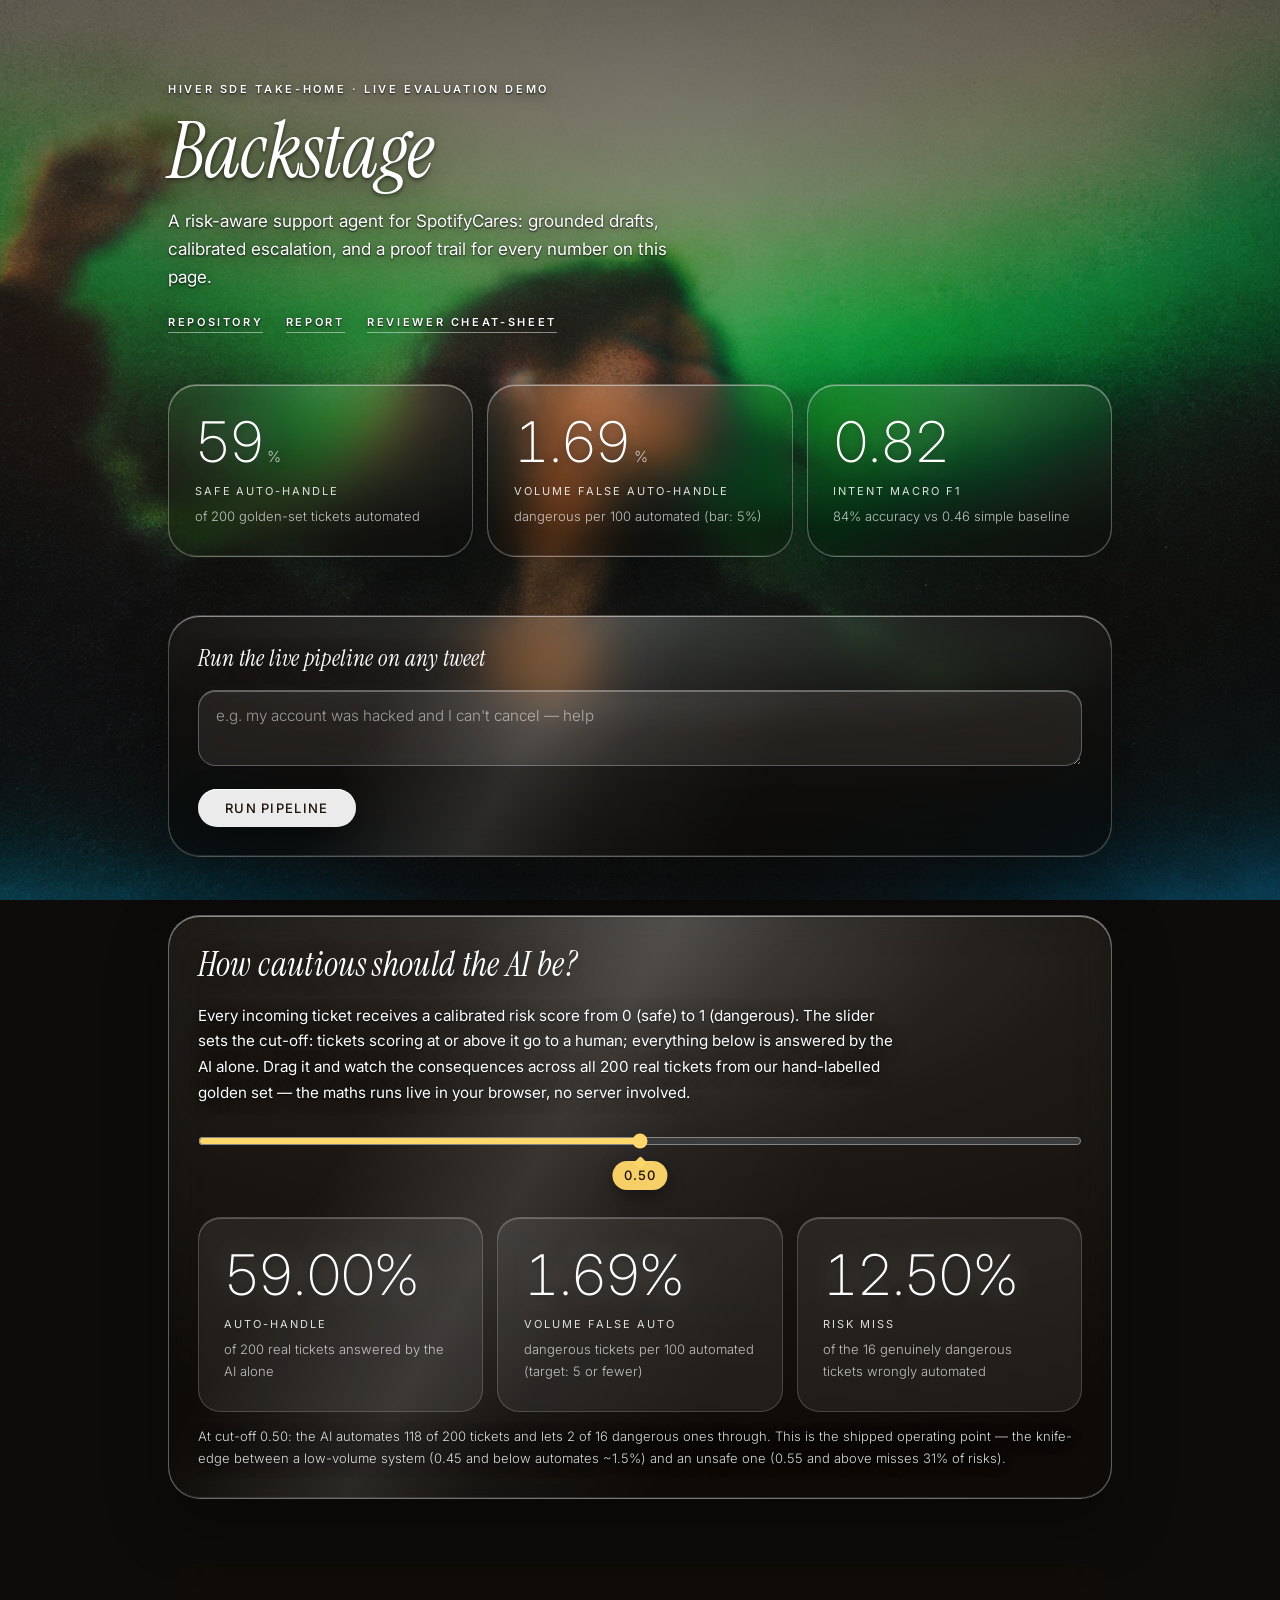
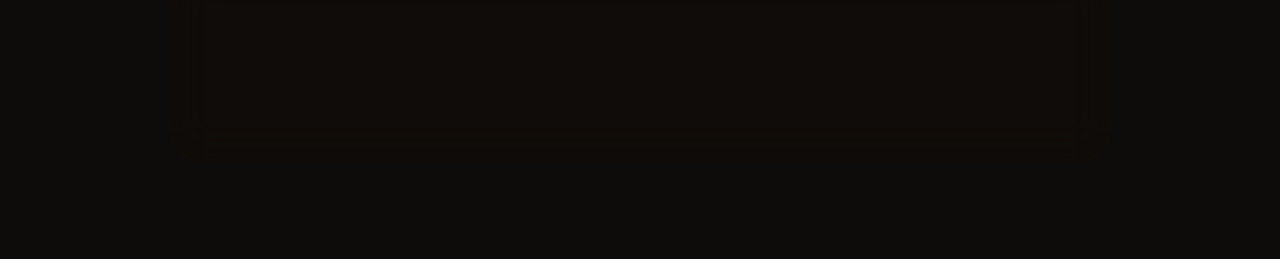
<file: web/index.html>
<!doctype html>
<html lang="en">
<head>
<meta charset="utf-8">
<meta name="viewport" content="width=device-width,initial-scale=1">
<title>Backstage — SpotifyCares AI support agent</title>
<link rel="preconnect" href="https://fonts.googleapis.com">
<link rel="preconnect" href="https://fonts.gstatic.com" crossorigin>
<link href="https://fonts.googleapis.com/css2?family=Inter:wght@200;300;400;500;600&family=Instrument+Serif:ital@0;1&display=swap" rel="stylesheet">
<link rel="stylesheet" href="styles.css">
</head>
<body>
<div class="bg"></div><div class="grain"></div>
<div class="wrap">
  <header>
    <div class="eyebrow">Hiver SDE take-home · live evaluation demo</div>
    <h1>Backstage</h1>
    <p class="lede">A risk-aware support agent for SpotifyCares: grounded drafts, calibrated escalation, and a proof trail for every number on this page.</p>
    <nav class="eyebrow links">
      <a href="https://github.com/ShivamSharko/backstage-spotify-support-agent">repository</a>
      <a href="https://github.com/ShivamSharko/backstage-spotify-support-agent/blob/main/REPORT.md">report</a>
      <a href="https://github.com/ShivamSharko/backstage-spotify-support-agent/blob/main/REVIEW.md">reviewer cheat-sheet</a>
    </nav>
  </header>

  <div class="nums" id="nums"></div>

  <section>
    <div class="panel glass dark">
      <h2 class="h2-sm">Run the live pipeline on any tweet</h2>
      <textarea id="tweet" rows="2" placeholder="e.g. my account was hacked and I can't cancel — help"></textarea>
      <button id="run">Run pipeline</button>
      <div id="out"></div>
    </div>
  </section>

  <section>
    <div class="panel glass">
      <h2>How cautious should the AI be?</h2>
      <p class="expl">Every incoming ticket receives a calibrated risk score from 0 (safe) to 1 (dangerous). The slider sets the cut-off: tickets scoring at or above it go to a human; everything below is answered by the AI alone. Drag it and watch the consequences across all 200 real tickets from our hand-labelled golden set — the maths runs live in your browser, no server involved.</p>
      <div class="sliderwrap">
        <input type="range" id="thr" min="0.05" max="0.95" step="0.01" value="0.50">
        <div class="thrval" id="thrval">0.50</div>
      </div>
      <div class="nums thin" id="live"></div>
      <p class="fine" id="thrlabel"></p>
    </div>
  </section>

  <footer id="foot" class="glass dark"></footer>
</div>
<script src="app.js"></script>
</body>
</html>
</file>
<file: web/styles.css>
*{box-sizing:border-box;margin:0}
body{background:#0e0c0a;color:#fff;font:400 1rem/1.65 "Inter",system-ui,sans-serif;-webkit-font-smoothing:antialiased;min-height:100vh;overflow-x:hidden}
.bg{position:fixed;inset:0;z-index:0;background:#0e0c0a url("assets/bg.png") center/cover no-repeat}
.bg::after{content:"";position:absolute;inset:0;background:linear-gradient(180deg,rgba(10,8,6,.62),rgba(10,8,6,.34) 40%,rgba(10,8,6,.52)),radial-gradient(60% 50% at 18% 28%,rgba(232,80,30,.16),transparent 70%),radial-gradient(50% 40% at 85% 12%,rgba(242,136,75,.12),transparent 70%)}
.grain{position:fixed;inset:0;z-index:1;opacity:.08;pointer-events:none;background-image:url("data:image/svg+xml,%3Csvg xmlns='http://www.w3.org/2000/svg' width='120' height='120'%3E%3Cfilter id='n'%3E%3CfeTurbulence type='fractalNoise' baseFrequency='0.9' numOctaves='2'/%3E%3C/filter%3E%3Crect width='120' height='120' filter='url(%23n)' opacity='0.6'/%3E%3C/svg%3E")}
.wrap{position:relative;z-index:2;max-width:62rem;margin:0 auto;padding:5rem 1.5rem 6rem}
.eyebrow{font-size:.6875rem;letter-spacing:.24em;text-transform:uppercase;color:#fff;font-weight:600;text-shadow:0 1px 2px rgba(0,0,0,.85),0 2px 14px rgba(0,0,0,.6)}
.links{margin-top:1.4rem;display:flex;gap:1.4rem;flex-wrap:wrap}
.links a{color:#fff;text-decoration:none;border-bottom:1px solid rgba(255,255,255,.5);text-shadow:0 1px 2px rgba(0,0,0,.85),0 2px 14px rgba(0,0,0,.6)}
.links a:hover{color:#ffd76a;border-color:#ffd76a}
h1{font-family:"Instrument Serif",serif;font-style:italic;font-weight:400;font-size:clamp(3rem,7.5vw,4.8rem);line-height:1;letter-spacing:-.01em;margin-top:.9rem;text-shadow:0 2px 4px rgba(0,0,0,.6),0 8px 44px rgba(0,0,0,.55)}
.lede{max-width:34rem;color:#fff;font-size:1.0625rem;font-weight:400;margin-top:1.1rem;text-shadow:0 1px 2px rgba(0,0,0,.85),0 2px 16px rgba(0,0,0,.6)}
.glass{position:relative;overflow:hidden;background:radial-gradient(120% 90% at 50% 0%,rgba(255,255,255,.18),rgba(255,255,255,.06) 42%,rgba(12,10,8,.42));backdrop-filter:blur(22px) saturate(1.8) brightness(1.06);-webkit-backdrop-filter:blur(22px) saturate(1.8) brightness(1.06);border:1px solid rgba(255,255,255,.34);box-shadow:inset 0 1px 0 rgba(255,255,255,.5),inset 0 -1px 0 rgba(255,255,255,.12),0 24px 60px rgba(0,0,0,.35)}
.glass::before{content:"";position:absolute;inset:0;border-radius:inherit;background:linear-gradient(120deg,transparent 24%,rgba(255,255,255,.12) 40%,rgba(255,255,255,.04) 50%,transparent 64%);pointer-events:none}
.glass.dark{background:radial-gradient(120% 90% at 50% 0%,rgba(255,255,255,.13),rgba(18,14,12,.44) 55%,rgba(10,8,6,.55));border-color:rgba(255,255,255,.24)}
.nums{display:grid;grid-template-columns:repeat(3,1fr);gap:14px;margin:3.2rem 0}
.num{position:relative;overflow:hidden;background:radial-gradient(120% 90% at 50% 0%,rgba(255,255,255,.16),rgba(255,255,255,.05) 45%,rgba(12,10,8,.36));backdrop-filter:blur(20px) saturate(1.7);-webkit-backdrop-filter:blur(20px) saturate(1.7);border:1px solid rgba(255,255,255,.30);border-radius:1.8rem;box-shadow:inset 0 1px 0 rgba(255,255,255,.45),inset 0 -1px 0 rgba(255,255,255,.10),0 18px 45px rgba(0,0,0,.30);padding:1.8rem 1.6rem}
.nums.thin{margin:1.6rem 0 0}
.nums.thin .num{background:rgba(255,255,255,.07);backdrop-filter:none;-webkit-backdrop-filter:none;border-color:rgba(255,255,255,.18);box-shadow:inset 0 1px 0 rgba(255,255,255,.25);border-radius:1.4rem}
.num b{display:block;font-weight:200;font-size:clamp(2.3rem,4.8vw,3.5rem);letter-spacing:-.035em;line-height:1;font-variant-numeric:tabular-nums;text-shadow:0 0 26px rgba(255,255,255,.4),0 2px 10px rgba(0,0,0,.45)}
.num b i{font-style:normal;font-size:.95rem;font-weight:300;color:rgba(255,255,255,.75);margin-left:.3rem}
.num span{display:block;margin-top:.75rem;font-size:.6875rem;letter-spacing:.18em;text-transform:uppercase;color:rgba(255,255,255,.85)}
.num em{display:block;font-style:normal;font-size:.8125rem;font-weight:300;color:rgba(255,255,255,.72);margin-top:.4rem}
section{margin:3.6rem 0}
h2{font-family:"Instrument Serif",serif;font-style:italic;font-weight:400;font-size:clamp(1.65rem,3.4vw,2.15rem);line-height:1.15;letter-spacing:.01em;text-transform:none;color:#fff;margin-bottom:1.15rem;text-shadow:0 2px 18px rgba(0,0,0,.55)}
h2.h2-sm{font-size:clamp(1.2rem,2.3vw,1.45rem)}
.panel h2{margin-top:0}
.expl{max-width:44rem;color:#fff;font-size:.95rem;font-weight:400;line-height:1.7;margin-bottom:1.5rem;text-shadow:0 1px 2px rgba(0,0,0,.9),0 2px 16px rgba(0,0,0,.65)}
.panel{padding:1.8rem;border-radius:2rem}
textarea{width:100%;min-height:58px;max-height:240px;overflow-y:auto;resize:vertical;background:rgba(255,255,255,.08);backdrop-filter:blur(12px) saturate(1.5);-webkit-backdrop-filter:blur(12px) saturate(1.5);border:1px solid rgba(255,255,255,.28);border-radius:1.1rem;box-shadow:inset 0 1px 0 rgba(255,255,255,.30);color:#fff;padding:.85rem 1.1rem;font:300 .95rem/1.55 "Inter",system-ui,sans-serif}
textarea::placeholder{color:rgba(255,255,255,.55)}
textarea:focus{outline:none;border-color:rgba(255,215,106,.7)}
button{margin-top:1rem;background:rgba(255,255,255,.92);backdrop-filter:blur(12px);-webkit-backdrop-filter:blur(12px);color:#1c1108;border:0;border-radius:999px;padding:.78rem 1.7rem;font:500 .8125rem/1 "Inter",sans-serif;letter-spacing:.1em;text-transform:uppercase;cursor:pointer;box-shadow:inset 0 1px 0 rgba(255,255,255,.85),0 10px 30px rgba(0,0,0,.35)}
button:disabled{opacity:.5;cursor:default}
#out{margin-top:1.5rem}
#out:empty{display:none;margin-top:0}
.stage{border-top:1px solid rgba(255,255,255,.16);padding:1.05rem 0;font-weight:300;font-size:.95rem;color:rgba(255,255,255,.95)}
.stage:first-child{border-top:0}
.stage .eyebrow{display:block;margin-bottom:.45rem}
.stage .bad{color:#ffb0a0;font-weight:400}
.stage .ok{color:#a5e8c0;font-weight:400}
.ev{color:rgba(255,255,255,.78);font-size:.875rem;border-left:2px solid rgba(255,215,106,.65);padding:.35rem 0 .35rem .9rem;margin:.5rem 0}
.fine{font-size:.8125rem;font-weight:300;color:rgba(255,255,255,.85);margin-top:.9rem;text-shadow:0 1px 2px rgba(0,0,0,.9),0 2px 14px rgba(0,0,0,.6)}
.sliderwrap{position:relative;padding-bottom:2.2rem}
input[type=range]{width:100%;accent-color:#ffd76a}
.thrval{position:absolute;top:calc(100% - 1.9rem);transform:translateX(-50%);background:rgba(255,215,106,.96);color:#1c1108;font:500 .8125rem/1 "Inter",sans-serif;letter-spacing:.06em;padding:.5rem .75rem;border-radius:999px;box-shadow:0 6px 18px rgba(0,0,0,.4);transition:left .05s linear,background .25s}
.thrval::before{content:"";position:absolute;left:50%;top:-3px;width:9px;height:9px;background:inherit;transform:translateX(-50%) rotate(45deg);border-radius:2px}
.thrval.calm{background:rgba(143,211,167,.96)}
.thrval.warn{background:rgba(255,143,122,.96)}
.pulse{animation:pulse .35s ease}
@keyframes pulse{0%{transform:scale(1.07);text-shadow:0 0 34px rgba(255,255,255,.75),0 2px 10px rgba(0,0,0,.45)}100%{transform:scale(1)}}
footer{margin-top:4rem;padding:1.8rem;border-radius:2rem;font-size:.8125rem;font-weight:300;color:rgba(255,255,255,.85);line-height:1.8;text-shadow:0 1px 2px rgba(0,0,0,.85)}
footer a{color:#ffd76a}
@media(max-width:640px){.nums{grid-template-columns:1fr}.bg{background-image:url("assets/bg-mobile.png")}textarea{font-size:1rem;min-height:64px}.nums.thin{margin:1.2rem 0 0}}
</file>
